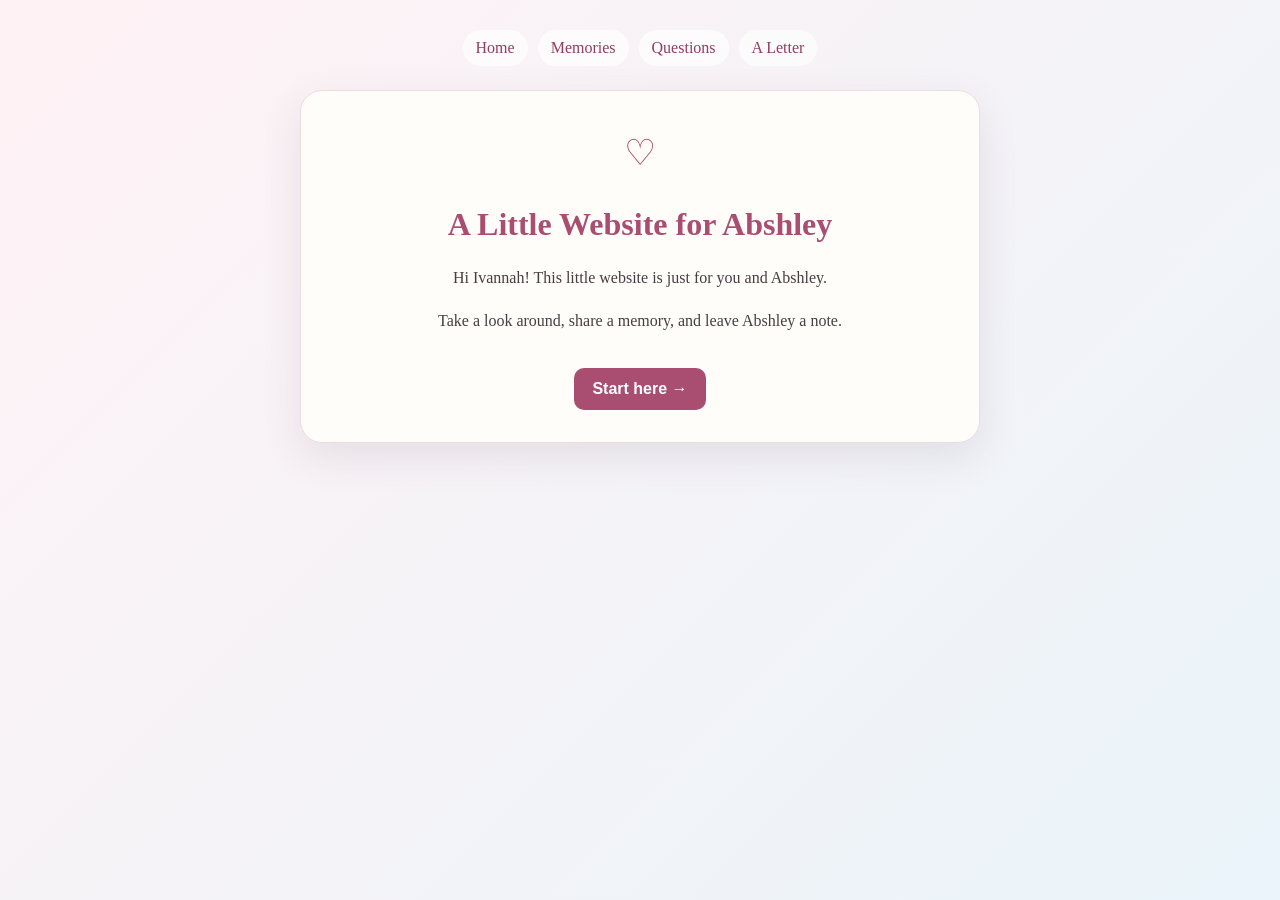
<file: index.html>
<!DOCTYPE html>
<html lang="en">
<head>
  <meta charset="UTF-8">
  <meta name="viewport" content="width=device-width, initial-scale=1">
  <title>A Little Website for Abshley</title>
  <link rel="stylesheet" href="style.css">
</head>
<body>
  <nav>
    <a href="index.html">Home</a>
    <a href="memories.html">Memories</a>
    <a href="questions.html">Questions</a>
    <a href="letter.html">A Letter</a>
  </nav>

  <main>
    <p class="heart">♡</p>
    <h1>A Little Website for Abshley</h1>
    <p>Hi Ivannah! This little website is just for you and Abshley.</p>
    <p>Take a look around, share a memory, and leave Abshley a note.</p>
    <a class="button" href="memories.html">Start here →</a>
  </main>
</body>
</html>
</file>
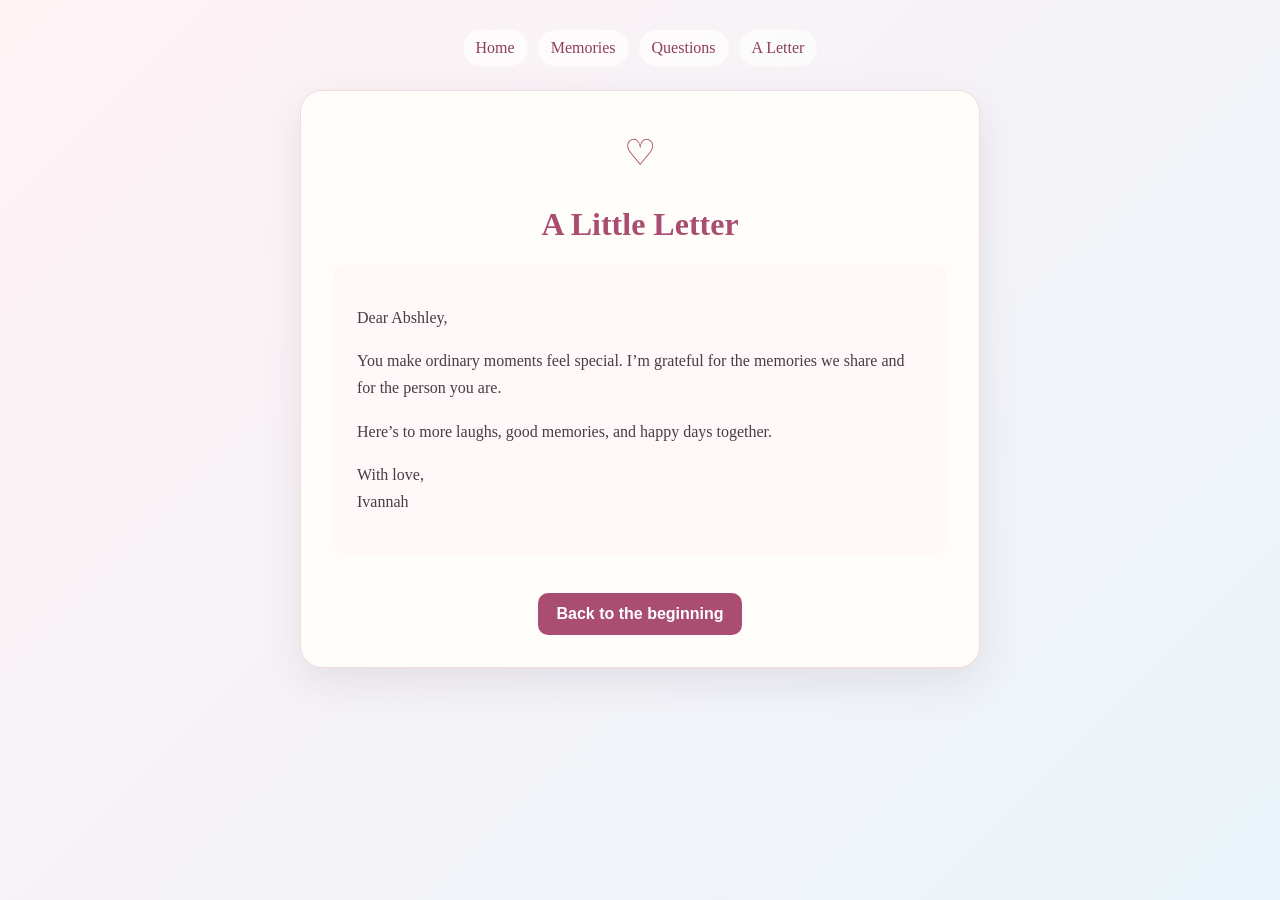
<file: letter.html>
<!DOCTYPE html>
<html lang="en">
<head>
  <meta charset="UTF-8">
  <meta name="viewport" content="width=device-width, initial-scale=1">
  <title>A Letter for Abshley</title>
  <link rel="stylesheet" href="style.css">
</head>
<body>
  <nav>
    <a href="index.html">Home</a>
    <a href="memories.html">Memories</a>
    <a href="questions.html">Questions</a>
    <a href="letter.html">A Letter</a>
  </nav>

  <main>
    <p class="heart">♡</p>
    <h1>A Little Letter</h1>

    <section class="card letter">
      <p>Dear Abshley,</p>
      <p>
        You make ordinary moments feel special. I’m grateful for the
        memories we share and for the person you are.
      </p>
      <p>Here’s to more laughs, good memories, and happy days together.</p>
      <p>With love,<br>Ivannah</p>
    </section>

    <a class="button" href="index.html">Back to the beginning</a>
  </main>
</body>
</html>
</file>
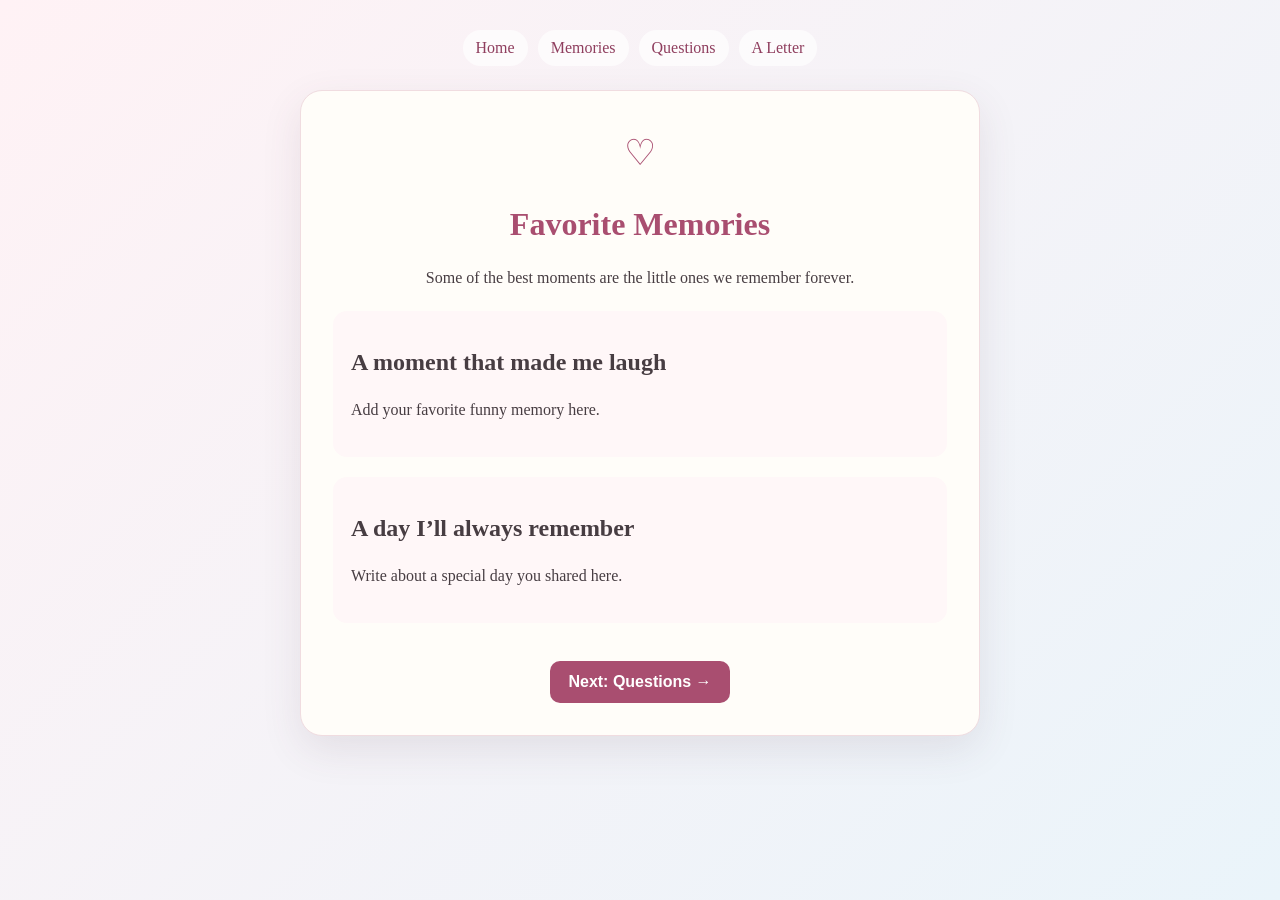
<file: memories.html>
<!DOCTYPE html>
<html lang="en">
<head>
  <meta charset="UTF-8">
  <meta name="viewport" content="width=device-width, initial-scale=1">
  <title>Memories</title>
  <link rel="stylesheet" href="style.css">
</head>
<body>
  <nav>
    <a href="index.html">Home</a>
    <a href="memories.html">Memories</a>
    <a href="questions.html">Questions</a>
    <a href="letter.html">A Letter</a>
  </nav>

  <main>
    <p class="heart">♡</p>
    <h1>Favorite Memories</h1>
    <p>Some of the best moments are the little ones we remember forever.</p>

    <section class="card">
      <h2>A moment that made me laugh</h2>
      <p>Add your favorite funny memory here.</p>
    </section>

    <section class="card">
      <h2>A day I’ll always remember</h2>
      <p>Write about a special day you shared here.</p>
    </section>

    <a class="button" href="questions.html">Next: Questions →</a>
  </main>
</body>
</html>
</file>
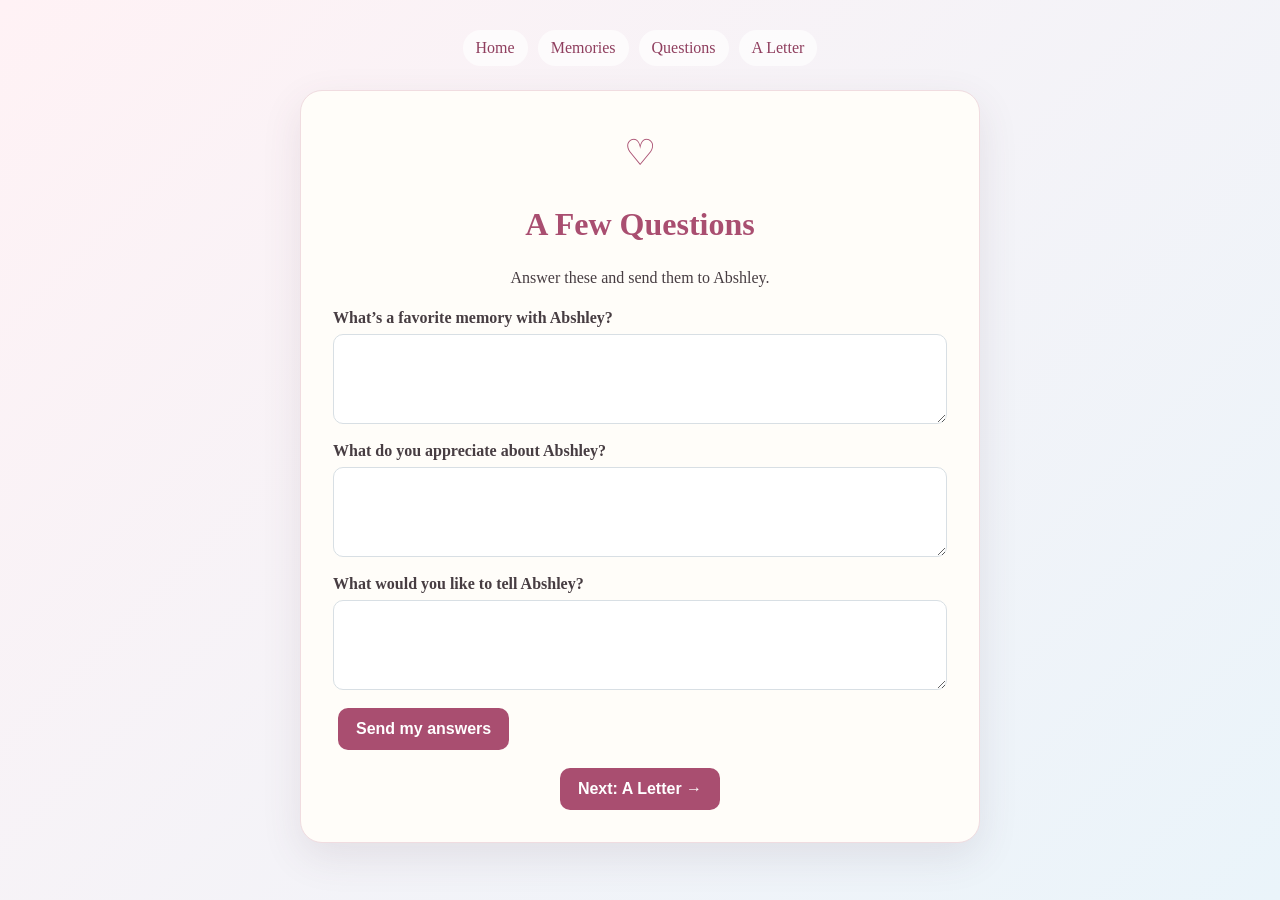
<file: questions.html>
<!DOCTYPE html>
<html lang="en">
<head>
  <meta charset="UTF-8">
  <meta name="viewport" content="width=device-width, initial-scale=1">
  <title>Questions</title>
  <link rel="stylesheet" href="style.css">
</head>
<body>
  <nav>
    <a href="index.html">Home</a>
    <a href="memories.html">Memories</a>
    <a href="questions.html">Questions</a>
    <a href="letter.html">A Letter</a>
  </nav>

  <main>
    <p class="heart">♡</p>
    <h1>A Few Questions</h1>
    <p>Answer these and send them to Abshley.</p>

    <form action="https://formsubmit.co/Abshleyjuma@gmail.com" method="POST">
      <input type="hidden" name="_subject" value="A little note for Abshley">
      <input type="hidden" name="_template" value="table">

      <label for="memory">What’s a favorite memory with Abshley?</label>
      <textarea id="memory" name="Favorite memory" required></textarea>

      <label for="appreciate">What do you appreciate about Abshley?</label>
      <textarea id="appreciate" name="What I appreciate" required></textarea>

      <label for="message">What would you like to tell Abshley?</label>
      <textarea id="message" name="Message" required></textarea>

      <button type="submit">Send my answers</button>
    </form>

    <a class="button" href="letter.html">Next: A Letter →</a>
  </main>
</body>
</html>
</file>
<file: style.css>
* { box-sizing: border-box; }

body {
  margin: 0;
  min-height: 100vh;
  padding: 20px;
  background: linear-gradient(135deg, #fff2f5, #eaf4fa);
  color: #473d42;
  font-family: Georgia, "Times New Roman", serif;
}

nav {
  display: flex;
  flex-wrap: wrap;
  justify-content: center;
  gap: 10px;
  margin: 10px auto 24px;
}

nav a {
  color: #8f3e5e;
  text-decoration: none;
  padding: 9px 13px;
  border-radius: 20px;
  background: #ffffffb5;
}

nav a:hover { background: white; }

main {
  width: min(680px, 100%);
  margin: 0 auto;
  padding: 32px;
  text-align: center;
  background: #fffdf9;
  border: 1px solid #f0dce0;
  border-radius: 22px;
  box-shadow: 0 14px 40px #5944501c;
}

h1 { color: #a94e70; }
.heart { color: #a94e70; font-size: 36px; margin: 0; }
p { line-height: 1.7; }

.card {
  margin: 20px 0;
  padding: 18px;
  background: #fff7f8;
  border-radius: 14px;
  text-align: left;
}

.letter { padding: 24px; }

.button, button {
  display: inline-block;
  margin: 18px 5px 0;
  padding: 12px 18px;
  border: 0;
  border-radius: 10px;
  background: #a94e70;
  color: white;
  font: bold 16px Arial, sans-serif;
  text-decoration: none;
  cursor: pointer;
}

.button:hover, button:hover { background: #8f3e5e; }

form { text-align: left; }

label {
  display: block;
  margin: 18px 0 7px;
  font-weight: bold;
}

textarea {
  display: block;
  width: 100%;
  min-height: 90px;
  padding: 12px;
  border: 1px solid #d8dfe4;
  border-radius: 10px;
  font: 16px Arial, sans-serif;
  resize: vertical;
}

@media (max-width: 500px) {
  main { padding: 24px 18px; }
}
</file>
